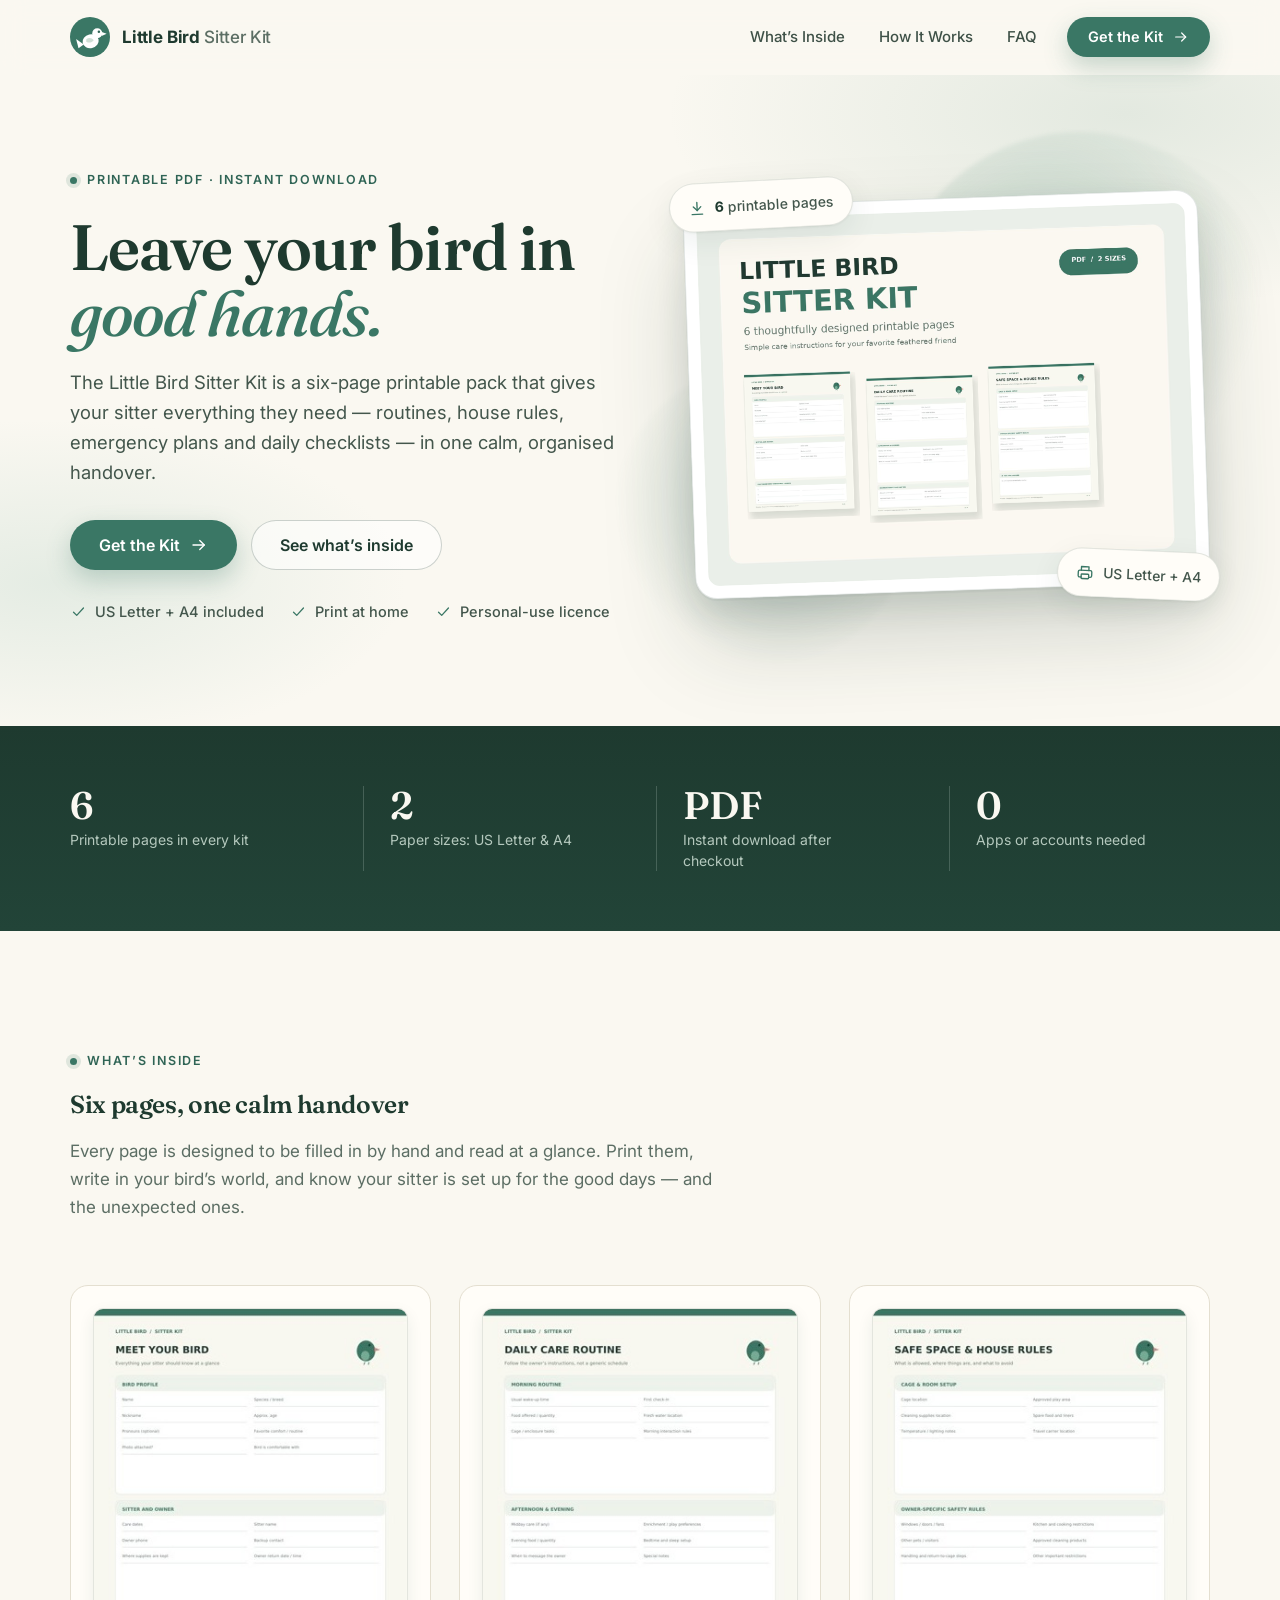
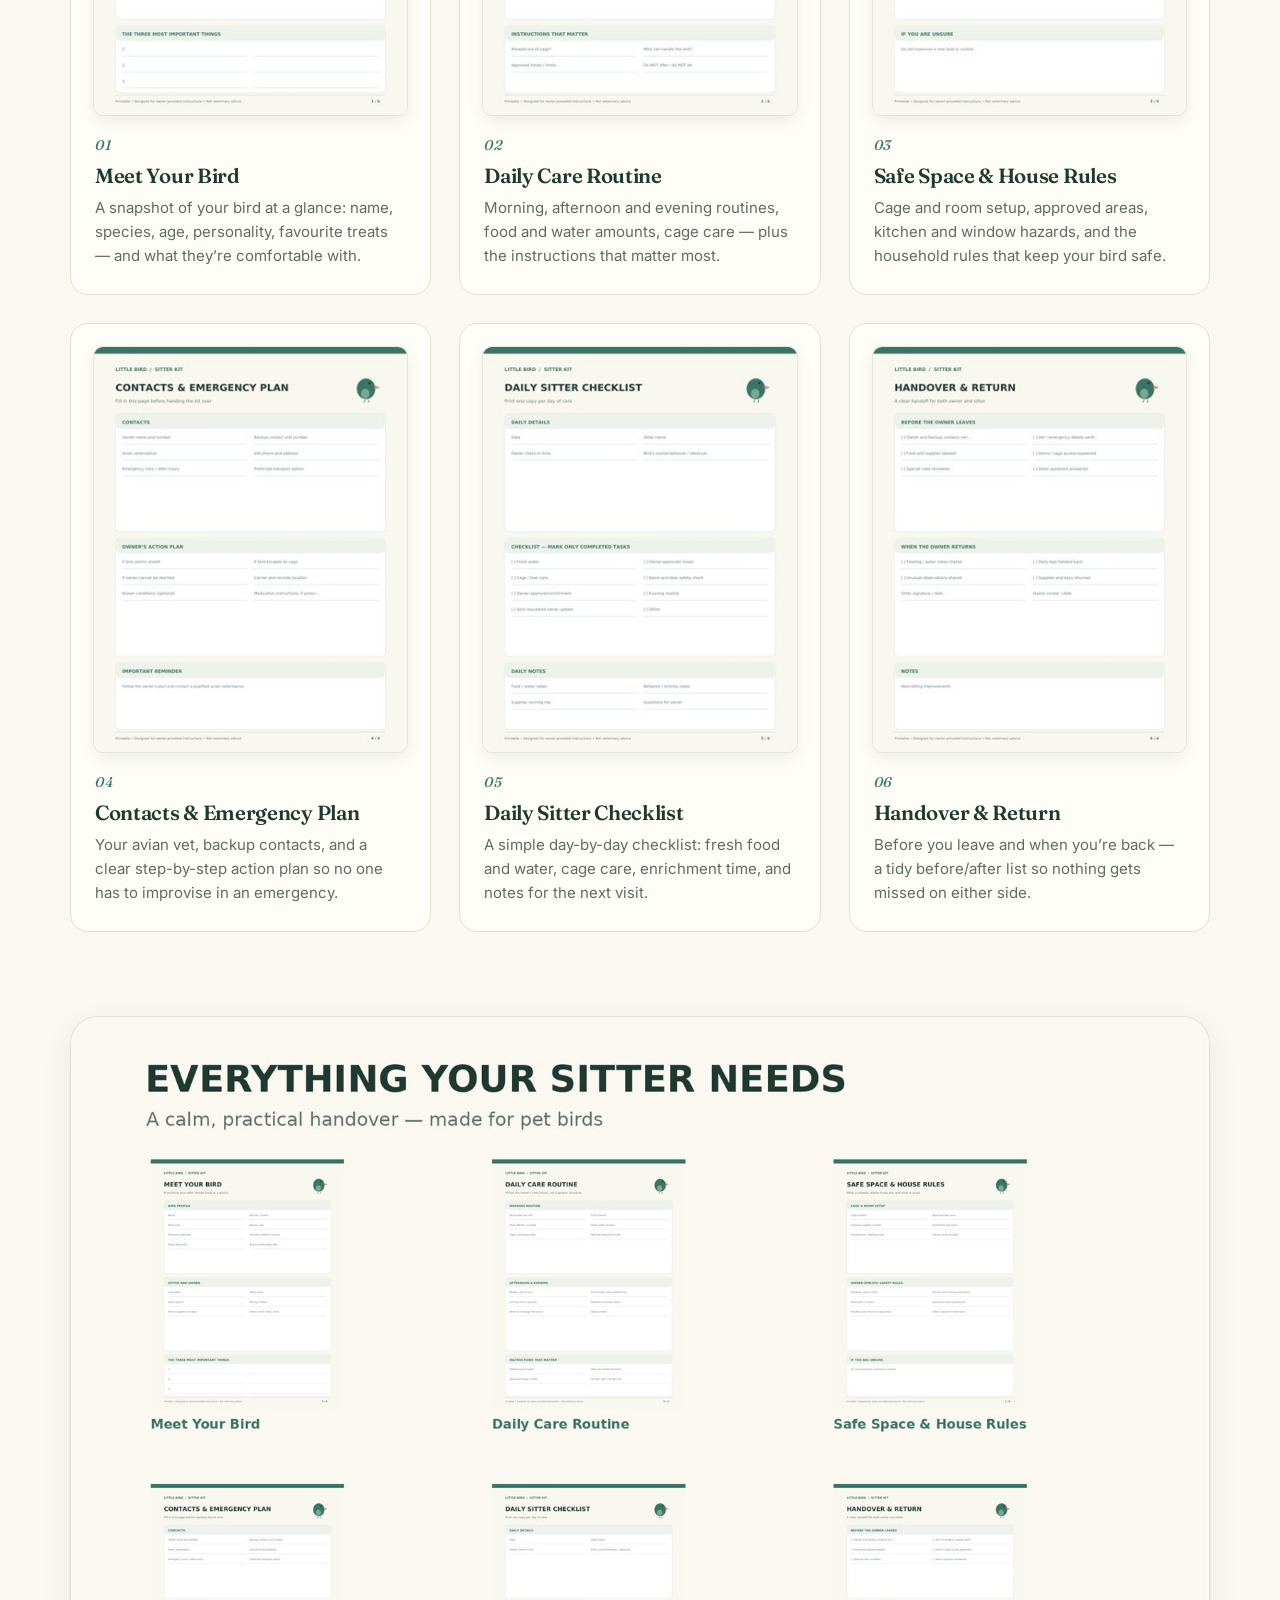
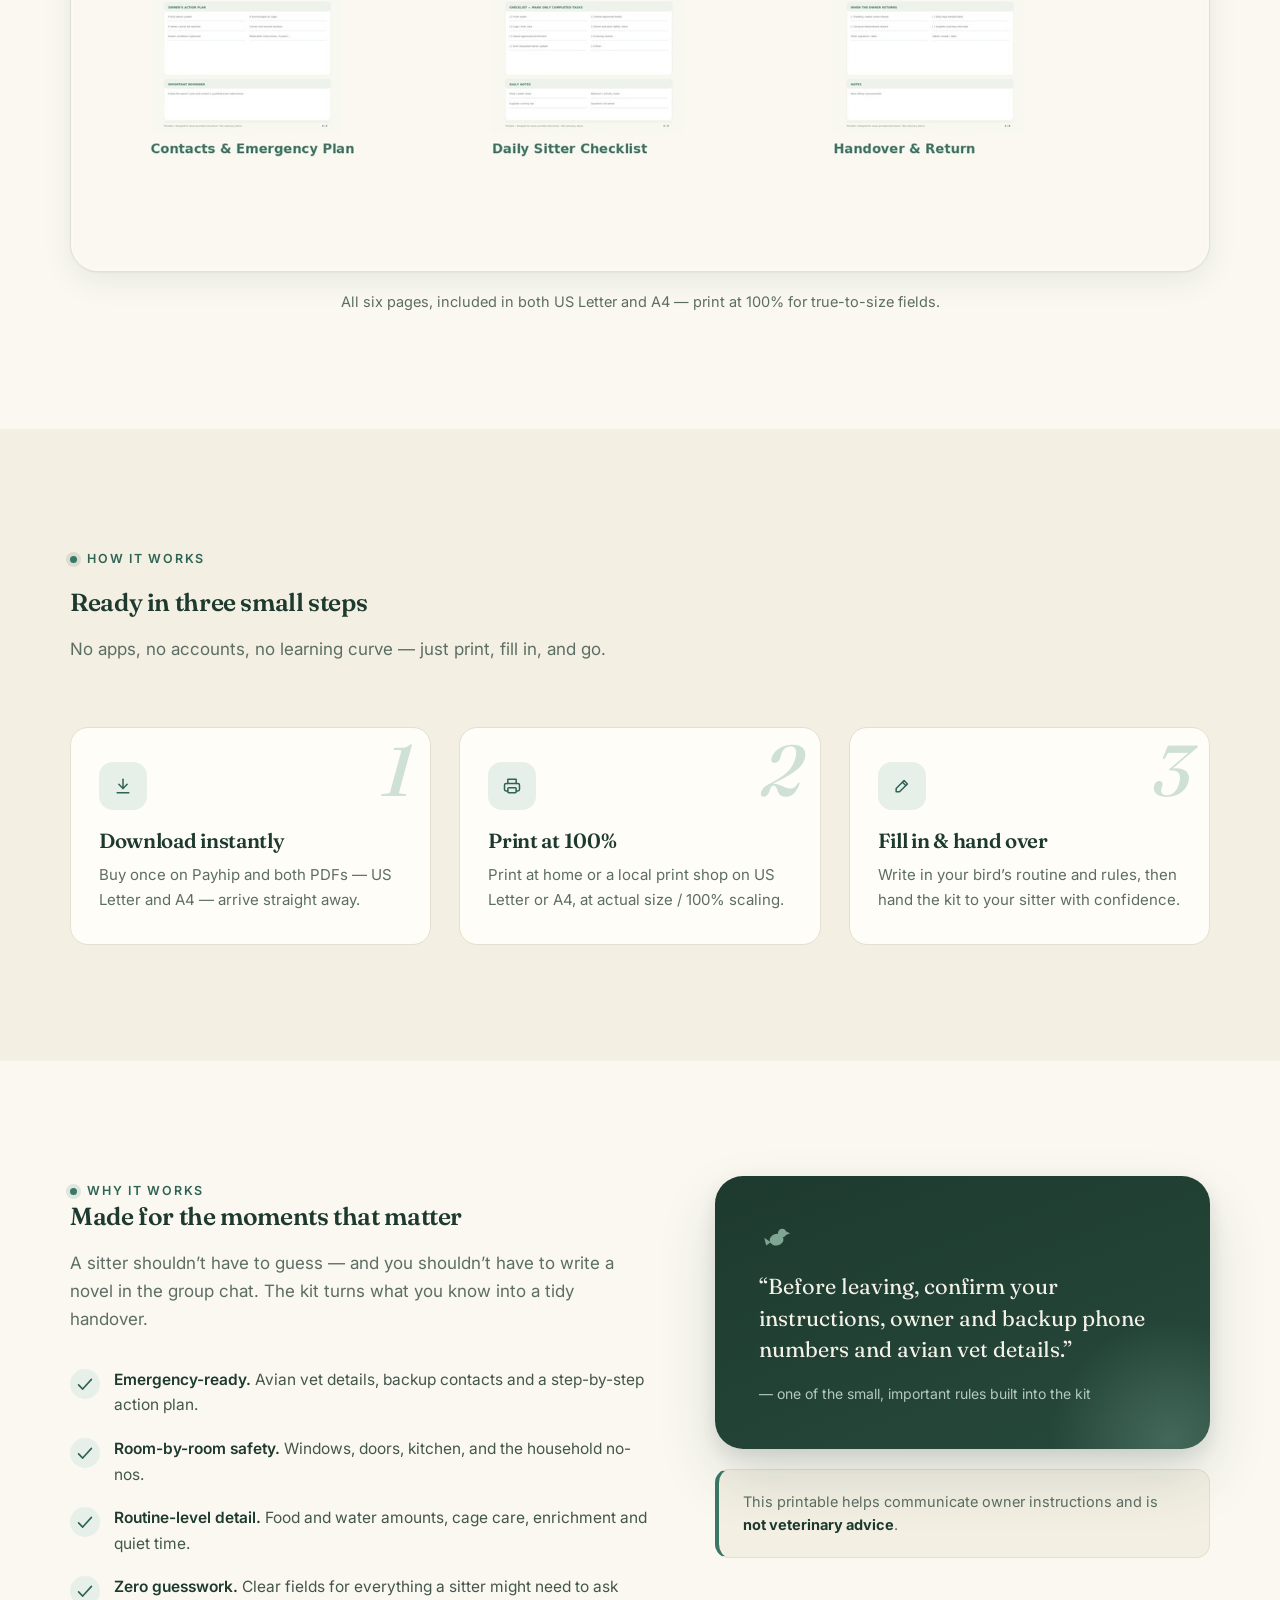
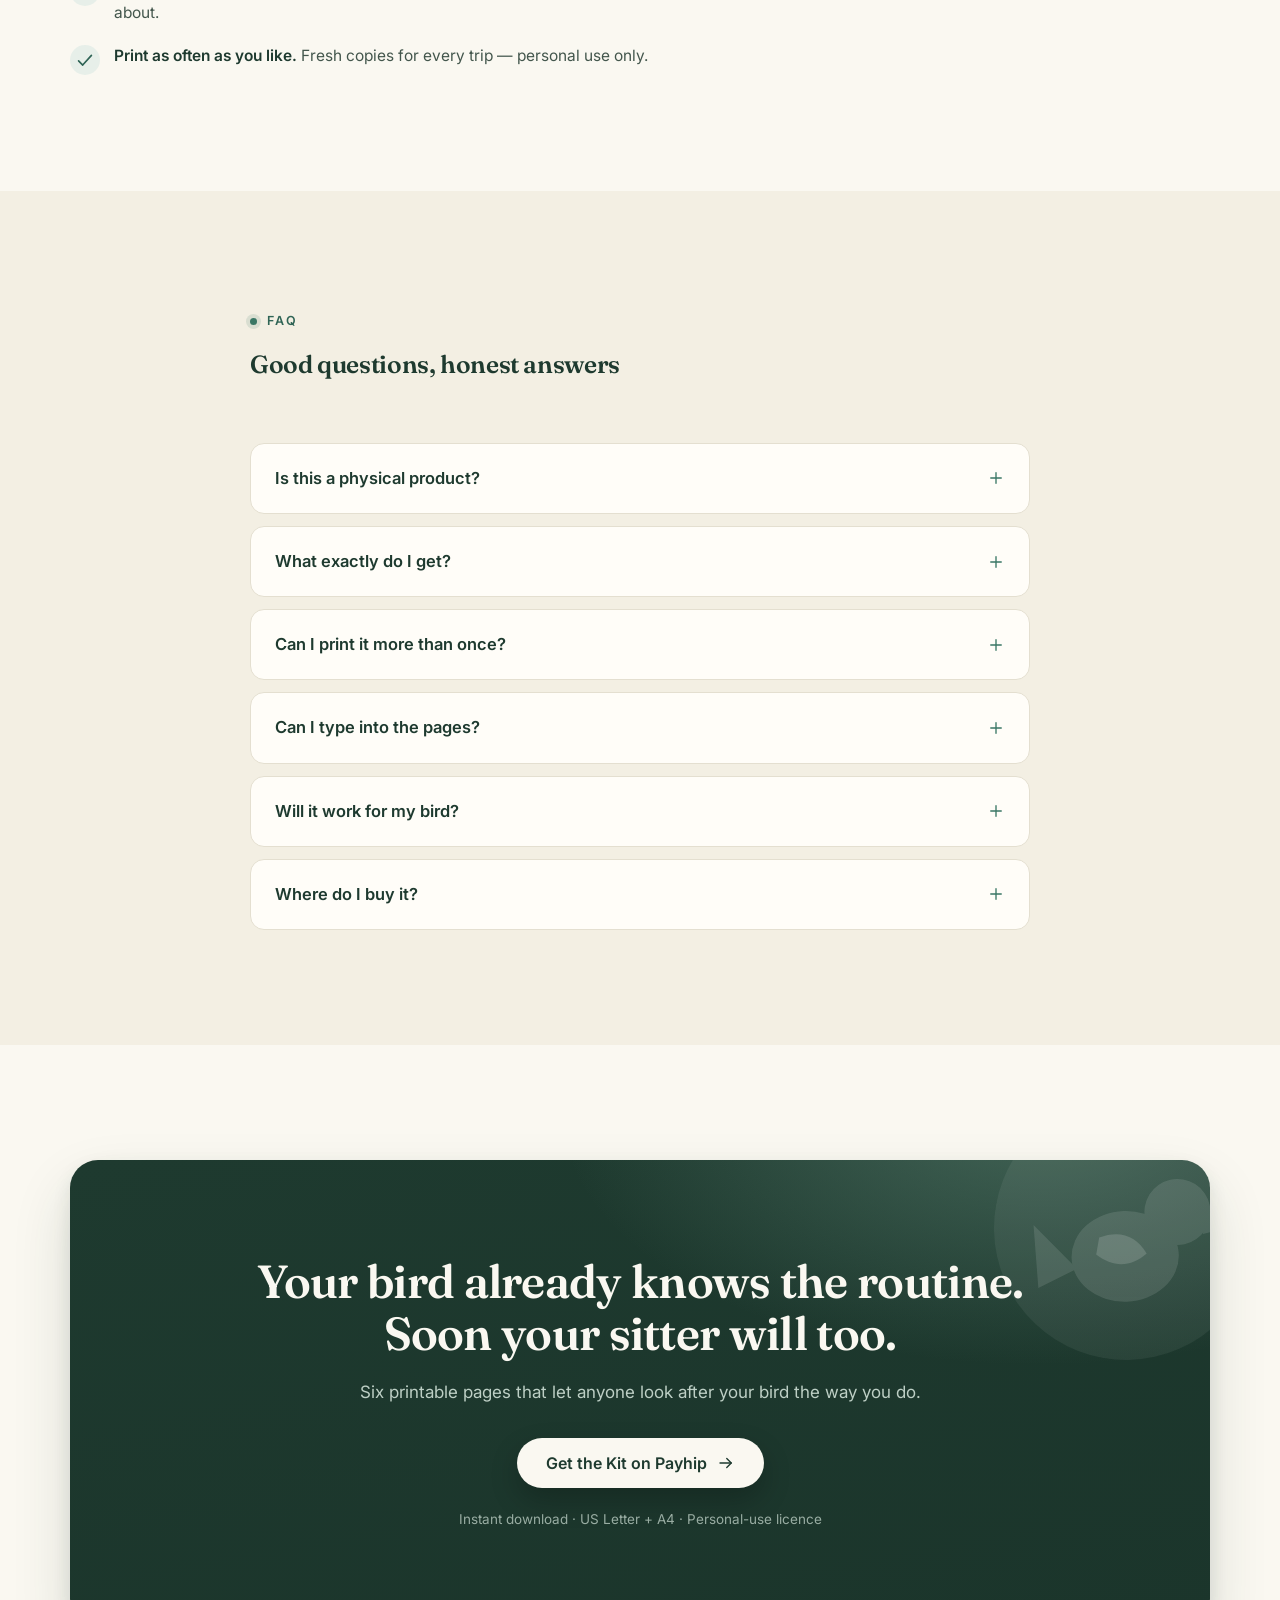
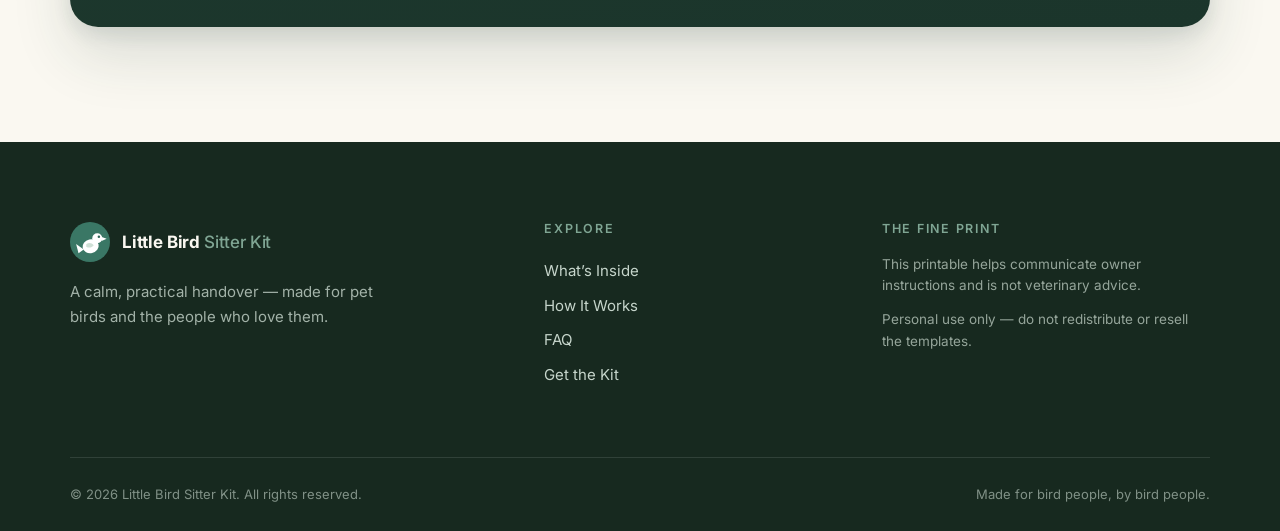
<file: index.html>
<!DOCTYPE html>
<html lang="en">
<head>
  <meta charset="UTF-8">
  <meta name="viewport" content="width=device-width, initial-scale=1">
  <title>Little Bird Sitter Kit — Printable Bird Care Handover (PDF)</title>
  <meta name="description" content="A 6-page printable bird sitter kit: care routines, house rules, emergency contacts and daily checklists. Instant PDF download in US Letter and A4.">
  <meta name="theme-color" content="#FAF8F1">
  <link rel="canonical" href="https://ponkrit12.github.io/little-bird-sitter-kit/">
  <meta property="og:type" content="website">
  <meta property="og:title" content="Little Bird Sitter Kit — Printable Bird Care Handover">
  <meta property="og:description" content="Six printable pages that hand your bird sitter everything they need: routines, safety rules, emergency plans and daily checklists. Instant PDF download in US Letter &amp; A4.">
  <meta property="og:url" content="https://ponkrit12.github.io/little-bird-sitter-kit/">
  <meta property="og:image" content="https://ponkrit12.github.io/little-bird-sitter-kit/assets/img/og-image.jpg">
  <meta name="twitter:card" content="summary_large_image">
  <meta name="twitter:title" content="Little Bird Sitter Kit — Printable Bird Care Handover">
  <meta name="twitter:description" content="Six printable pages for a calm, complete handover when you leave your bird with a sitter. Instant PDF download — US Letter &amp; A4.">
  <meta name="twitter:image" content="https://ponkrit12.github.io/little-bird-sitter-kit/assets/img/og-image.jpg">
  <link rel="icon" type="image/svg+xml" href="assets/img/favicon.svg">
  <link rel="alternate icon" type="image/x-icon" href="favicon.ico">
  <link rel="apple-touch-icon" href="assets/img/apple-touch-icon.png">
  <link rel="preconnect" href="https://fonts.googleapis.com">
  <link rel="preconnect" href="https://fonts.gstatic.com" crossorigin>
  <link href="https://fonts.googleapis.com/css2?family=Fraunces:ital,opsz,wght@0,9..144,400;0,9..144,500;0,9..144,600;1,9..144,400;1,9..144,500&family=Inter:wght@400;500;600;700&display=swap" rel="stylesheet">
  <link rel="stylesheet" href="assets/css/styles.css">
  <script type="application/ld+json">
  {
    "@context": "https://schema.org",
    "@type": "Product",
    "name": "Little Bird Sitter Kit — Printable PDF",
    "description": "A 6-page printable bird sitter kit: meet your bird profile, daily care routine, safe space and house rules, contacts and emergency plan, daily sitter checklist, handover and return. Instant PDF download in US Letter and A4.",
    "image": [
      "https://ponkrit12.github.io/little-bird-sitter-kit/assets/img/kit-cover-preview.jpg",
      "https://ponkrit12.github.io/little-bird-sitter-kit/assets/img/kit-pages-preview.jpg"
    ],
    "brand": { "@type": "Brand", "name": "Little Bird Sitter Kit" },
    "category": "Digital Printable",
    "offers": {
      "@type": "Offer",
      "url": "https://payhip.com/b/yY6VT",
      "availability": "https://schema.org/InStock"
    }
  }
  </script>
</head>
<body id="top">

  <!-- SVG icon sprite -->
  <svg xmlns="http://www.w3.org/2000/svg" style="display:none" aria-hidden="true">
    <symbol id="i-bird" viewBox="0 0 24 24">
      <ellipse cx="12.4" cy="14.6" rx="4.9" ry="4.1" transform="rotate(-12 12.4 14.6)"/>
      <circle cx="16.4" cy="9.8" r="3"/>
      <path d="M19.1 8.9l2.9 1.1-3 1.3z"/>
      <path d="M8.3 16.4 3.7 13.2l1.4 5.5z"/>
    </symbol>
    <symbol id="i-arrow-right" viewBox="0 0 24 24"><path d="M4 12h15"/><path d="m13 6 6 6-6 6"/></symbol>
    <symbol id="i-check" viewBox="0 0 24 24"><path d="m5 13 4.5 4.5L19 7"/></symbol>
    <symbol id="i-download" viewBox="0 0 24 24"><path d="M12 4v11"/><path d="m7 10 5 5 5-5"/><path d="M5 20h14"/></symbol>
    <symbol id="i-printer" viewBox="0 0 24 24"><path d="M7 9V4h10v5"/><path d="M7 18H5a2 2 0 0 1-2-2v-5a2 2 0 0 1 2-2h14a2 2 0 0 1 2 2v5a2 2 0 0 1-2 2h-2"/><rect x="7" y="14" width="10" height="6" rx="1"/></symbol>
    <symbol id="i-pen" viewBox="0 0 24 24"><path d="m14.5 5.5 4 4L9 19H5v-4z"/><path d="m12.5 7.5 4 4"/></symbol>
    <symbol id="i-plus" viewBox="0 0 24 24"><path d="M12 5v14"/><path d="M5 12h14"/></symbol>
    <symbol id="i-menu" viewBox="0 0 24 24"><path d="M4 7h16"/><path d="M4 12h16"/><path d="M4 17h16"/></symbol>
    <symbol id="i-x" viewBox="0 0 24 24"><path d="m6 6 12 12"/><path d="m18 6-12 12"/></symbol>
  </svg>

  <header class="site-header" id="site-header">
    <div class="container header-inner">
      <a class="brand" href="#top" aria-label="Little Bird Sitter Kit — home">
        <svg class="brand-mark" viewBox="0 0 32 32" aria-hidden="true" focusable="false">
          <circle cx="16" cy="16" r="16" fill="#3A7765"/>
          <g fill="#FFFFFF">
            <ellipse cx="16.5" cy="19.4" rx="6.5" ry="5.5" transform="rotate(-12 16.5 19.4)"/>
            <circle cx="21.8" cy="13" r="4"/>
            <path d="M25.4 11.9l3.9 1.5-4 1.7z"/>
            <path d="M11 21.9 4.9 17.6l1.9 7.4z"/>
          </g>
          <path d="M13 17.7c2.2-1.3 4.3-1.1 6 .9-1.6 2-3.7 2.4-6 1.2z" fill="#CFE0D6"/>
          <circle cx="23.1" cy="11.7" r="1" fill="#2F6455"/>
        </svg>
        <span class="brand-text"><strong>Little Bird</strong> <span>Sitter Kit</span></span>
      </a>

      <nav class="site-nav" id="site-nav" aria-label="Main">
        <a href="#inside">What&rsquo;s Inside</a>
        <a href="#how">How It Works</a>
        <a href="#faq">FAQ</a>
        <a class="btn btn-primary btn-sm nav-cta" href="https://payhip.com/b/yY6VT" target="_blank" rel="noopener">
          Get the Kit
          <svg class="i" aria-hidden="true"><use href="#i-arrow-right"/></svg>
        </a>
      </nav>

      <button class="nav-toggle" id="nav-toggle" aria-expanded="false" aria-controls="site-nav" aria-label="Open menu">
        <svg class="i i-open" aria-hidden="true"><use href="#i-menu"/></svg>
        <svg class="i i-close" aria-hidden="true"><use href="#i-x"/></svg>
      </button>
    </div>
  </header>

  <main>

    <!-- ============ HERO ============ -->
    <section class="hero">
      <div class="container hero-grid">
        <div class="hero-copy">
          <p class="eyebrow"><span class="eyebrow-dot" aria-hidden="true"></span>Printable PDF &middot; Instant download</p>
          <h1>Leave your bird in <em>good hands.</em></h1>
          <p class="lead">The Little Bird Sitter Kit is a six-page printable pack that gives your sitter everything they need &mdash; routines, house rules, emergency plans and daily checklists &mdash; in one calm, organised handover.</p>

          <div class="hero-actions">
            <a class="btn btn-primary" href="https://payhip.com/b/yY6VT" target="_blank" rel="noopener">
              Get the Kit
              <svg class="i" aria-hidden="true"><use href="#i-arrow-right"/></svg>
            </a>
            <a class="btn btn-ghost" href="#inside">See what&rsquo;s inside</a>
          </div>

          <ul class="trust-list">
            <li><svg class="i" aria-hidden="true"><use href="#i-check"/></svg>US Letter + A4 included</li>
            <li><svg class="i" aria-hidden="true"><use href="#i-check"/></svg>Print at home</li>
            <li><svg class="i" aria-hidden="true"><use href="#i-check"/></svg>Personal-use licence</li>
          </ul>
        </div>

        <div class="hero-visual reveal">
          <div class="blob blob-a" aria-hidden="true"></div>
          <div class="blob blob-b" aria-hidden="true"></div>
          <figure class="poster">
            <img src="assets/img/kit-cover-preview.jpg" alt="Little Bird Sitter Kit cover preview showing three of the six printable pages" width="1600" height="1200" fetchpriority="high">
          </figure>
          <div class="float-chip chip-pages" aria-hidden="true">
            <svg class="i" aria-hidden="true"><use href="#i-download"/></svg>
            <span><strong>6</strong> printable pages</span>
          </div>
          <div class="float-chip chip-sizes" aria-hidden="true">
            <svg class="i" aria-hidden="true"><use href="#i-printer"/></svg>
            <span>US Letter + A4</span>
          </div>
        </div>
      </div>
    </section>

    <!-- ============ STATS ============ -->
    <section class="stats" aria-label="Kit at a glance">
      <div class="container stats-grid">
        <div class="stat reveal">
          <span class="stat-num">6</span>
          <span class="stat-label">Printable pages in every kit</span>
        </div>
        <div class="stat reveal">
          <span class="stat-num">2</span>
          <span class="stat-label">Paper sizes: US Letter &amp; A4</span>
        </div>
        <div class="stat reveal">
          <span class="stat-num">PDF</span>
          <span class="stat-label">Instant download after checkout</span>
        </div>
        <div class="stat reveal">
          <span class="stat-num">0</span>
          <span class="stat-label">Apps or accounts needed</span>
        </div>
      </div>
    </section>

    <!-- ============ WHAT'S INSIDE ============ -->
    <section class="section" id="inside">
      <div class="container">
        <div class="section-head">
          <p class="eyebrow"><span class="eyebrow-dot" aria-hidden="true"></span>What&rsquo;s inside</p>
          <h2>Six pages, one calm handover</h2>
          <p class="section-sub">Every page is designed to be filled in by hand and read at a glance. Print them, write in your bird&rsquo;s world, and know your sitter is set up for the good days &mdash; and the unexpected ones.</p>
        </div>

        <div class="cards">
          <article class="page-card reveal">
            <div class="page-card-thumb">
              <img src="assets/img/pages/page-01.jpg" alt="Meet Your Bird printable page — bird profile and sitter details" width="340" height="440" loading="lazy">
            </div>
            <div class="page-card-body">
              <span class="page-num">01</span>
              <h3>Meet Your Bird</h3>
              <p>A snapshot of your bird at a glance: name, species, age, personality, favourite treats &mdash; and what they&rsquo;re comfortable with.</p>
            </div>
          </article>

          <article class="page-card reveal">
            <div class="page-card-thumb">
              <img src="assets/img/pages/page-02.jpg" alt="Daily Care Routine printable page — morning, afternoon and evening routines" width="340" height="440" loading="lazy">
            </div>
            <div class="page-card-body">
              <span class="page-num">02</span>
              <h3>Daily Care Routine</h3>
              <p>Morning, afternoon and evening routines, food and water amounts, cage care &mdash; plus the instructions that matter most.</p>
            </div>
          </article>

          <article class="page-card reveal">
            <div class="page-card-thumb">
              <img src="assets/img/pages/page-03.jpg" alt="Safe Space and House Rules printable page — cage setup and household safety" width="340" height="440" loading="lazy">
            </div>
            <div class="page-card-body">
              <span class="page-num">03</span>
              <h3>Safe Space &amp; House Rules</h3>
              <p>Cage and room setup, approved areas, kitchen and window hazards, and the household rules that keep your bird safe.</p>
            </div>
          </article>

          <article class="page-card reveal">
            <div class="page-card-thumb">
              <img src="assets/img/pages/page-04.jpg" alt="Contacts and Emergency Plan printable page — vet details and action plan" width="340" height="440" loading="lazy">
            </div>
            <div class="page-card-body">
              <span class="page-num">04</span>
              <h3>Contacts &amp; Emergency Plan</h3>
              <p>Your avian vet, backup contacts, and a clear step-by-step action plan so no one has to improvise in an emergency.</p>
            </div>
          </article>

          <article class="page-card reveal">
            <div class="page-card-thumb">
              <img src="assets/img/pages/page-05.jpg" alt="Daily Sitter Checklist printable page — fresh food, water and cage care" width="340" height="440" loading="lazy">
            </div>
            <div class="page-card-body">
              <span class="page-num">05</span>
              <h3>Daily Sitter Checklist</h3>
              <p>A simple day-by-day checklist: fresh food and water, cage care, enrichment time, and notes for the next visit.</p>
            </div>
          </article>

          <article class="page-card reveal">
            <div class="page-card-thumb">
              <img src="assets/img/pages/page-06.jpg" alt="Handover and Return printable page — before owner leaves and when owner returns" width="340" height="440" loading="lazy">
            </div>
            <div class="page-card-body">
              <span class="page-num">06</span>
              <h3>Handover &amp; Return</h3>
              <p>Before you leave and when you&rsquo;re back &mdash; a tidy before/after list so nothing gets missed on either side.</p>
            </div>
          </article>
        </div>

        <figure class="preview-figure reveal">
          <img src="assets/img/kit-pages-preview.jpg" alt="All six pages of the Little Bird Sitter Kit: Meet Your Bird, Daily Care Routine, Safe Space and House Rules, Contacts and Emergency Plan, Daily Sitter Checklist, Handover and Return" width="1600" height="1200" loading="lazy">
          <figcaption>All six pages, included in both US Letter and A4 &mdash; print at 100% for true-to-size fields.</figcaption>
        </figure>
      </div>
    </section>

    <!-- ============ HOW IT WORKS ============ -->
    <section class="section section-tint" id="how">
      <div class="container">
        <div class="section-head">
          <p class="eyebrow"><span class="eyebrow-dot" aria-hidden="true"></span>How it works</p>
          <h2>Ready in three small steps</h2>
          <p class="section-sub">No apps, no accounts, no learning curve &mdash; just print, fill in, and go.</p>
        </div>

        <ol class="steps">
          <li class="step reveal">
            <span class="step-icon"><svg class="i" aria-hidden="true"><use href="#i-download"/></svg></span>
            <span class="step-num">1</span>
            <h3>Download instantly</h3>
            <p>Buy once on Payhip and both PDFs &mdash; US Letter and A4 &mdash; arrive straight away.</p>
          </li>
          <li class="step reveal">
            <span class="step-icon"><svg class="i" aria-hidden="true"><use href="#i-printer"/></svg></span>
            <span class="step-num">2</span>
            <h3>Print at 100%</h3>
            <p>Print at home or a local print shop on US Letter or A4, at actual size / 100% scaling.</p>
          </li>
          <li class="step reveal">
            <span class="step-icon"><svg class="i" aria-hidden="true"><use href="#i-pen"/></svg></span>
            <span class="step-num">3</span>
            <h3>Fill in &amp; hand over</h3>
            <p>Write in your bird&rsquo;s routine and rules, then hand the kit to your sitter with confidence.</p>
          </li>
        </ol>
      </div>
    </section>

    <!-- ============ WHY IT WORKS ============ -->
    <section class="section" id="why">
      <div class="container split">
        <div class="split-copy">
          <p class="eyebrow"><span class="eyebrow-dot" aria-hidden="true"></span>Why it works</p>
          <h2>Made for the moments that matter</h2>
          <p class="section-sub">A sitter shouldn&rsquo;t have to guess &mdash; and you shouldn&rsquo;t have to write a novel in the group chat. The kit turns what you know into a tidy handover.</p>

          <ul class="feature-list">
            <li>
              <svg class="i" aria-hidden="true"><use href="#i-check"/></svg>
              <div><strong>Emergency-ready.</strong> Avian vet details, backup contacts and a step-by-step action plan.</div>
            </li>
            <li>
              <svg class="i" aria-hidden="true"><use href="#i-check"/></svg>
              <div><strong>Room-by-room safety.</strong> Windows, doors, kitchen, and the household no-nos.</div>
            </li>
            <li>
              <svg class="i" aria-hidden="true"><use href="#i-check"/></svg>
              <div><strong>Routine-level detail.</strong> Food and water amounts, cage care, enrichment and quiet time.</div>
            </li>
            <li>
              <svg class="i" aria-hidden="true"><use href="#i-check"/></svg>
              <div><strong>Zero guesswork.</strong> Clear fields for everything a sitter might need to ask about.</div>
            </li>
            <li>
              <svg class="i" aria-hidden="true"><use href="#i-check"/></svg>
              <div><strong>Print as often as you like.</strong> Fresh copies for every trip &mdash; personal use only.</div>
            </li>
          </ul>
        </div>

        <div class="split-aside">
          <blockquote class="quote-card reveal">
            <svg class="quote-mark" aria-hidden="true"><use href="#i-bird"/></svg>
            <p>&ldquo;Before leaving, confirm your instructions, owner and backup phone numbers and avian vet details.&rdquo;</p>
            <cite>&mdash; one of the small, important rules built into the kit</cite>
          </blockquote>
          <div class="note-card reveal">
            <p>This printable helps communicate owner instructions and is <strong>not veterinary advice</strong>.</p>
          </div>
        </div>
      </div>
    </section>

    <!-- ============ FAQ ============ -->
    <section class="section section-tint" id="faq">
      <div class="container container-narrow">
        <div class="section-head">
          <p class="eyebrow"><span class="eyebrow-dot" aria-hidden="true"></span>FAQ</p>
          <h2>Good questions, honest answers</h2>
        </div>

        <div class="faq">
          <details class="faq-item reveal">
            <summary>Is this a physical product?<svg class="i" aria-hidden="true"><use href="#i-plus"/></svg></summary>
            <div class="faq-body"><p>No &mdash; the Little Bird Sitter Kit is a digital download. You&rsquo;ll receive PDF files to print yourself, and nothing is shipped.</p></div>
          </details>
          <details class="faq-item reveal">
            <summary>What exactly do I get?<svg class="i" aria-hidden="true"><use href="#i-plus"/></svg></summary>
            <div class="faq-body"><p>Two PDFs: the same six pages in a US Letter version and an A4 version, so you can print whichever paper size you have.</p></div>
          </details>
          <details class="faq-item reveal">
            <summary>Can I print it more than once?<svg class="i" aria-hidden="true"><use href="#i-plus"/></svg></summary>
            <div class="faq-body"><p>Yes &mdash; print as many copies as you need for your own bird&rsquo;s care. The kit is for personal use only and can&rsquo;t be redistributed or resold.</p></div>
          </details>
          <details class="faq-item reveal">
            <summary>Can I type into the pages?<svg class="i" aria-hidden="true"><use href="#i-plus"/></svg></summary>
            <div class="faq-body"><p>The pages are intentionally blank so you can fill them out by hand &mdash; a paper handover that can&rsquo;t run out of battery or get lost in an inbox.</p></div>
          </details>
          <details class="faq-item reveal">
            <summary>Will it work for my bird?<svg class="i" aria-hidden="true"><use href="#i-plus"/></svg></summary>
            <div class="faq-body"><p>The kit is written for companion birds. Species and routine are open fields, so it works for budgies, cockatiels, lovebirds, parrots and more.</p></div>
          </details>
          <details class="faq-item reveal">
            <summary>Where do I buy it?<svg class="i" aria-hidden="true"><use href="#i-plus"/></svg></summary>
            <div class="faq-body"><p>The kit is sold through Payhip. Use the <a href="https://payhip.com/b/yY6VT" target="_blank" rel="noopener">Get the Kit</a> button and your download starts right after checkout.</p></div>
          </details>
        </div>
      </div>
    </section>

    <!-- ============ FINAL CTA ============ -->
    <section class="section cta-section">
      <div class="container">
        <div class="cta-panel reveal">
          <svg class="cta-bird" viewBox="0 0 32 32" aria-hidden="true">
            <circle cx="16" cy="16" r="16" fill="#FFFFFF" opacity=".06"/>
            <g fill="#FFFFFF" opacity=".11">
              <ellipse cx="16.5" cy="19.4" rx="6.5" ry="5.5" transform="rotate(-12 16.5 19.4)"/>
              <circle cx="21.8" cy="13" r="4"/>
              <path d="M25.4 11.9l3.9 1.5-4 1.7z"/>
              <path d="M11 21.9 4.9 17.6l1.9 7.4z"/>
            </g>
            <path d="M13 17.7c2.2-1.3 4.3-1.1 6 .9-1.6 2-3.7 2.4-6 1.2z" fill="#FFFFFF" opacity=".15"/>
          </svg>
          <h2>Your bird already knows the routine.<br>Soon your sitter will too.</h2>
          <p>Six printable pages that let anyone look after your bird the way you do.</p>
          <a class="btn btn-light" href="https://payhip.com/b/yY6VT" target="_blank" rel="noopener">
            Get the Kit on Payhip
            <svg class="i" aria-hidden="true"><use href="#i-arrow-right"/></svg>
          </a>
          <p class="cta-note">Instant download &middot; US Letter + A4 &middot; Personal-use licence</p>
        </div>
      </div>
    </section>

  </main>

  <footer class="site-footer">
    <div class="container footer-grid">
      <div class="footer-brand">
        <a class="brand" href="#top" aria-label="Back to top">
          <svg class="brand-mark" viewBox="0 0 32 32" aria-hidden="true" focusable="false">
            <circle cx="16" cy="16" r="16" fill="#3A7765"/>
            <g fill="#FFFFFF">
              <ellipse cx="16.5" cy="19.4" rx="6.5" ry="5.5" transform="rotate(-12 16.5 19.4)"/>
              <circle cx="21.8" cy="13" r="4"/>
              <path d="M25.4 11.9l3.9 1.5-4 1.7z"/>
              <path d="M11 21.9 4.9 17.6l1.9 7.4z"/>
            </g>
            <path d="M13 17.7c2.2-1.3 4.3-1.1 6 .9-1.6 2-3.7 2.4-6 1.2z" fill="#CFE0D6"/>
            <circle cx="23.1" cy="11.7" r="1" fill="#2F6455"/>
          </svg>
          <span class="brand-text"><strong>Little Bird</strong> <span>Sitter Kit</span></span>
        </a>
        <p>A calm, practical handover &mdash; made for pet birds and the people who love them.</p>
      </div>

      <nav class="footer-links" aria-label="Footer">
        <h3>Explore</h3>
        <a href="#inside">What&rsquo;s Inside</a>
        <a href="#how">How It Works</a>
        <a href="#faq">FAQ</a>
        <a href="https://payhip.com/b/yY6VT" target="_blank" rel="noopener">Get the Kit</a>
      </nav>

      <div class="footer-fine">
        <h3>The fine print</h3>
        <p>This printable helps communicate owner instructions and is not veterinary advice.</p>
        <p>Personal use only &mdash; do not redistribute or resell the templates.</p>
      </div>
    </div>
    <div class="container footer-bottom">
      <p>&copy; <span id="year">2026</span> Little Bird Sitter Kit. All rights reserved.</p>
      <p>Made for bird people, by bird people.</p>
    </div>
  </footer>

  <script src="assets/js/main.js" defer></script>
</body>
</html>
</file>
<file: assets/css/styles.css>
/* ==========================================================================
   Little Bird Sitter Kit — landing page styles
   Palette drawn from the product itself: pine green, sage, warm cream.
   ========================================================================== */

:root {
  --cream: #FAF8F1;
  --cream-deep: #F3EFE3;
  --cream-card: #FFFDF8;
  --paper: #FFFFFF;
  --pine: #1E3A2F;
  --pine-deep: #17291F;
  --forest: #2A5745;
  --brand: #3A7765;
  --brand-dark: #2F6455;
  --sage: #7FA593;
  --sage-100: #E7EFE9;
  --sage-200: #CFE0D6;
  --ink: #22322B;
  --body: #43564C;
  --muted: #5C6E64;
  --line: #E4DFD0;
  --line-soft: rgba(30, 58, 47, 0.12);

  --radius: 18px;
  --radius-sm: 12px;
  --radius-lg: 28px;

  --shadow-soft: 0 1px 2px rgba(30, 58, 47, 0.05), 0 10px 30px rgba(30, 58, 47, 0.08);
  --shadow-lift: 0 8px 18px rgba(30, 58, 47, 0.10), 0 28px 60px rgba(30, 58, 47, 0.14);
  --shadow-poster: 0 2px 0 rgba(30, 58, 47, 0.04), 0 14px 30px rgba(30, 58, 47, 0.12), 0 44px 90px rgba(30, 58, 47, 0.18);

  --font-display: "Fraunces", Georgia, "Times New Roman", serif;
  --font-body: "Inter", -apple-system, BlinkMacSystemFont, "Segoe UI", Roboto, sans-serif;

  --section-pad: clamp(72px, 9vw, 118px);
  --container: 1140px;
}

/* ---------- base ---------- */

*, *::before, *::after { box-sizing: border-box; }

html {
  scroll-behavior: smooth;
  -webkit-text-size-adjust: 100%;
}

body {
  margin: 0;
  font-family: var(--font-body);
  font-size: 16.5px;
  line-height: 1.65;
  color: var(--body);
  background: var(--cream);
  -webkit-font-smoothing: antialiased;
  text-rendering: optimizeLegibility;
}

img { max-width: 100%; height: auto; display: block; }

h1, h2, h3 {
  font-family: var(--font-display);
  color: var(--pine);
  line-height: 1.12;
  margin: 0;
  font-weight: 600;
  letter-spacing: -0.015em;
}

p { margin: 0; }

a { color: var(--brand-dark); }

::selection { background: var(--sage-200); color: var(--pine); }

:focus-visible {
  outline: 2px solid var(--brand);
  outline-offset: 3px;
  border-radius: 4px;
}

/* inline icons */
.i {
  width: 20px;
  height: 20px;
  fill: none;
  stroke: currentColor;
  stroke-width: 1.8;
  stroke-linecap: round;
  stroke-linejoin: round;
  flex-shrink: 0;
}

/* ---------- layout helpers ---------- */

.container {
  width: min(var(--container), calc(100% - 48px));
  margin-inline: auto;
}

.container-narrow { max-width: 780px; }

.section { padding-block: var(--section-pad); }

.section-tint { background: var(--cream-deep); }

section[id] { scroll-margin-top: 96px; }

.section-head {
  max-width: 660px;
  margin-bottom: clamp(40px, 5vw, 64px);
}

.section-head h2 { margin-top: 18px; }

.section-sub {
  margin-top: 18px;
  font-size: 17px;
  color: var(--muted);
  max-width: 60ch;
}

.eyebrow {
  display: inline-flex;
  align-items: center;
  gap: 10px;
  font-size: 12.5px;
  font-weight: 600;
  letter-spacing: 0.14em;
  text-transform: uppercase;
  color: var(--brand-dark);
}

.eyebrow-dot {
  width: 7px;
  height: 7px;
  border-radius: 50%;
  background: var(--brand);
  box-shadow: 0 0 0 4px rgba(58, 119, 101, 0.14);
}

/* ---------- buttons ---------- */

.btn {
  display: inline-flex;
  align-items: center;
  justify-content: center;
  gap: 10px;
  padding: 15px 28px;
  border-radius: 999px;
  border: 1px solid transparent;
  font-family: var(--font-body);
  font-size: 16px;
  font-weight: 600;
  line-height: 1;
  text-decoration: none;
  cursor: pointer;
  transition: transform 0.22s ease, background-color 0.22s ease, box-shadow 0.22s ease, border-color 0.22s ease, color 0.22s ease;
  white-space: nowrap;
}

.btn .i { width: 18px; height: 18px; transition: transform 0.22s ease; }

.btn:hover .i { transform: translateX(3px); }

.btn-primary {
  background: var(--brand);
  color: #fff;
  box-shadow: 0 10px 24px rgba(58, 119, 101, 0.28);
}

.btn-primary:hover {
  background: var(--brand-dark);
  transform: translateY(-2px);
  box-shadow: 0 14px 30px rgba(58, 119, 101, 0.34);
}

.btn-ghost {
  color: var(--pine);
  border-color: rgba(30, 58, 47, 0.22);
  background: rgba(255, 255, 255, 0.55);
}

.btn-ghost:hover {
  border-color: var(--pine);
  background: #fff;
  transform: translateY(-2px);
}

.btn-light {
  background: var(--cream);
  color: var(--pine);
  box-shadow: 0 12px 28px rgba(0, 0, 0, 0.22);
}

.btn-light:hover {
  background: #fff;
  transform: translateY(-2px);
  box-shadow: 0 16px 36px rgba(0, 0, 0, 0.28);
}

.btn-sm { padding: 11px 20px; font-size: 14.5px; }
.btn-sm .i { width: 16px; height: 16px; }

/* ---------- header ---------- */

.site-header {
  position: sticky;
  top: 0;
  z-index: 60;
  background: rgba(250, 248, 241, 0.82);
  backdrop-filter: blur(12px);
  -webkit-backdrop-filter: blur(12px);
  border-bottom: 1px solid transparent;
  transition: border-color 0.3s ease, box-shadow 0.3s ease, background-color 0.3s ease;
}

.site-header.is-scrolled {
  background: rgba(250, 248, 241, 0.94);
  border-bottom-color: var(--line-soft);
  box-shadow: 0 6px 24px rgba(30, 58, 47, 0.06);
}

.header-inner {
  display: flex;
  align-items: center;
  justify-content: space-between;
  gap: 24px;
  height: 74px;
}

.brand {
  display: inline-flex;
  align-items: center;
  gap: 12px;
  text-decoration: none;
}

.brand-mark { width: 40px; height: 40px; flex-shrink: 0; }

.brand-text {
  font-size: 17px;
  font-weight: 700;
  color: var(--pine);
  letter-spacing: -0.01em;
  white-space: nowrap;
}

.brand-text span { font-weight: 500; color: var(--muted); }

.site-nav {
  display: flex;
  align-items: center;
  gap: 6px;
}

.site-nav > a:not(.btn) {
  padding: 10px 14px;
  border-radius: 999px;
  font-size: 15px;
  font-weight: 500;
  color: #3E5147;
  text-decoration: none;
  transition: background-color 0.2s ease, color 0.2s ease;
}

.site-nav > a:not(.btn):hover {
  background: rgba(30, 58, 47, 0.06);
  color: var(--pine);
}

.nav-cta { margin-left: 10px; }

.nav-toggle {
  display: none;
  align-items: center;
  justify-content: center;
  width: 44px;
  height: 44px;
  border-radius: 12px;
  border: 1px solid var(--line);
  background: var(--cream-card);
  color: var(--pine);
  cursor: pointer;
}

.nav-toggle .i { width: 22px; height: 22px; }
.nav-toggle .i-close { display: none; }

.nav-toggle[aria-expanded="true"] .i-open { display: none; }
.nav-toggle[aria-expanded="true"] .i-close { display: block; }

/* ---------- hero ---------- */

.hero {
  position: relative;
  padding-top: clamp(48px, 7vw, 92px);
  padding-bottom: clamp(64px, 8vw, 110px);
  background:
    radial-gradient(58% 48% at 88% 6%, rgba(122, 165, 147, 0.18), transparent 62%),
    radial-gradient(42% 38% at 4% 78%, rgba(207, 224, 214, 0.5), transparent 66%);
  overflow: hidden;
}

.hero-grid {
  display: grid;
  grid-template-columns: 1.02fr 0.98fr;
  align-items: center;
  gap: clamp(40px, 5vw, 72px);
}

.hero h1 {
  margin-top: 22px;
  font-size: clamp(2.55rem, 5.2vw, 4rem);
  line-height: 1.03;
}

.hero h1 em {
  font-style: italic;
  font-weight: 500;
  color: var(--brand);
}

.hero .lead {
  margin-top: 22px;
  font-size: 18.5px;
  line-height: 1.62;
  color: var(--body);
  max-width: 52ch;
}

.hero-actions {
  display: flex;
  flex-wrap: wrap;
  gap: 14px;
  margin-top: 32px;
}

.trust-list {
  display: flex;
  flex-wrap: wrap;
  gap: 12px 26px;
  margin: 30px 0 0;
  padding: 0;
  list-style: none;
}

.trust-list li {
  display: inline-flex;
  align-items: center;
  gap: 8px;
  font-size: 14.5px;
  font-weight: 500;
  color: var(--body);
}

.trust-list .i { width: 17px; height: 17px; color: var(--brand); }

/* hero visual */

.hero-visual {
  position: relative;
  padding: 26px 6px;
}

.blob {
  position: absolute;
  border-radius: 50%;
  filter: blur(2px);
  z-index: 0;
  pointer-events: none;
}

.blob-a {
  width: 380px;
  height: 380px;
  top: -40px;
  right: -60px;
  background: radial-gradient(circle at 40% 40%, rgba(122, 165, 147, 0.38), rgba(122, 165, 147, 0) 68%);
}

.blob-b {
  width: 300px;
  height: 300px;
  bottom: -50px;
  left: -70px;
  background: radial-gradient(circle at 55% 45%, rgba(58, 119, 101, 0.26), rgba(58, 119, 101, 0) 70%);
}

.poster {
  position: relative;
  z-index: 1;
  margin: 0;
  padding: 12px;
  background: var(--paper);
  border: 1px solid var(--line-soft);
  border-radius: 22px;
  box-shadow: var(--shadow-poster);
  transform: rotate(-2deg);
  transition: transform 0.5s cubic-bezier(0.16, 1, 0.3, 1);
}

.poster:hover { transform: rotate(-1deg) translateY(-4px); }

.poster img {
  border-radius: 12px;
  width: 100%;
}

.float-chip {
  position: absolute;
  z-index: 2;
  display: inline-flex;
  align-items: center;
  gap: 9px;
  padding: 12px 18px;
  background: var(--cream-card);
  border: 1px solid var(--line-soft);
  border-radius: 999px;
  box-shadow: var(--shadow-soft);
  font-size: 14px;
  font-weight: 500;
  color: var(--body);
  white-space: nowrap;
}

.float-chip .i { width: 18px; height: 18px; color: var(--brand); }
.float-chip strong { color: var(--pine); font-weight: 700; }

.chip-pages {
  top: 2%;
  left: -14px;
  transform: rotate(-3deg);
  animation: floaty 6s ease-in-out infinite;
}

.chip-sizes {
  bottom: 4%;
  right: -10px;
  transform: rotate(2.5deg);
  animation: floaty 7s ease-in-out 1.2s infinite;
}

@keyframes floaty {
  0%, 100% { translate: 0 0; }
  50% { translate: 0 -7px; }
}

/* ---------- stats band ---------- */

.stats {
  background: linear-gradient(180deg, var(--pine) 0%, #224438 100%);
  padding-block: clamp(44px, 5vw, 60px);
  color: var(--sage-200);
}

.stats-grid {
  display: grid;
  grid-template-columns: repeat(4, 1fr);
  gap: 32px;
}

.stat {
  display: flex;
  flex-direction: column;
  gap: 6px;
  padding-left: 26px;
  border-left: 1px solid rgba(207, 224, 214, 0.22);
}

.stat:first-child { border-left: 0; padding-left: 0; }

.stat-num {
  font-family: var(--font-display);
  font-size: clamp(2rem, 3vw, 2.6rem);
  font-weight: 600;
  color: var(--cream);
  line-height: 1;
}

.stat-label {
  font-size: 14px;
  line-height: 1.45;
  color: rgba(207, 224, 214, 0.85);
  max-width: 22ch;
}

/* ---------- page cards ---------- */

.cards {
  display: grid;
  grid-template-columns: repeat(3, 1fr);
  gap: 28px;
}

.page-card {
  display: flex;
  flex-direction: column;
  background: var(--cream-card);
  border: 1px solid var(--line);
  border-radius: var(--radius);
  overflow: hidden;
  transition: transform 0.3s cubic-bezier(0.16, 1, 0.3, 1), box-shadow 0.3s ease, border-color 0.3s ease;
}

.page-card:hover {
  transform: translateY(-6px);
  box-shadow: var(--shadow-lift);
  border-color: rgba(58, 119, 101, 0.35);
}

.page-card-thumb {
  padding: 22px 22px 0;
}

.page-card-thumb img {
  width: 100%;
  border-radius: 10px;
  border: 1px solid var(--line-soft);
  box-shadow: 0 6px 16px rgba(30, 58, 47, 0.08);
  transition: transform 0.4s cubic-bezier(0.16, 1, 0.3, 1);
}

.page-card:hover .page-card-thumb img { transform: scale(1.02); }

.page-card-body {
  padding: 18px 24px 26px;
  display: flex;
  flex-direction: column;
  gap: 8px;
}

.page-num {
  font-family: var(--font-display);
  font-style: italic;
  font-size: 14px;
  font-weight: 500;
  color: var(--brand);
  letter-spacing: 0.06em;
}

.page-card h3 { font-size: 20.5px; }

.page-card p {
  font-size: 15px;
  color: var(--muted);
  line-height: 1.6;
}

/* ---------- big preview figure ---------- */

.preview-figure {
  margin: clamp(56px, 7vw, 84px) 0 0;
}

.preview-figure img {
  width: 100%;
  border-radius: var(--radius-lg);
  border: 1px solid var(--line-soft);
  box-shadow: var(--shadow-soft);
}

.preview-figure figcaption {
  margin-top: 18px;
  text-align: center;
  font-size: 14.5px;
  color: var(--muted);
}

/* ---------- steps ---------- */

.steps {
  list-style: none;
  margin: 0;
  padding: 0;
  display: grid;
  grid-template-columns: repeat(3, 1fr);
  gap: 28px;
  counter-reset: step;
}

.step {
  position: relative;
  background: var(--cream-card);
  border: 1px solid var(--line);
  border-radius: var(--radius);
  padding: 34px 28px 32px;
  overflow: hidden;
  transition: transform 0.3s cubic-bezier(0.16, 1, 0.3, 1), box-shadow 0.3s ease;
}

.step:hover { transform: translateY(-5px); box-shadow: var(--shadow-soft); }

.step-num {
  position: absolute;
  top: 6px;
  right: 18px;
  font-family: var(--font-display);
  font-style: italic;
  font-size: 72px;
  font-weight: 500;
  line-height: 1;
  color: var(--sage-200);
  user-select: none;
}

.step-icon {
  display: inline-flex;
  align-items: center;
  justify-content: center;
  width: 48px;
  height: 48px;
  border-radius: 14px;
  background: var(--sage-100);
  color: var(--brand-dark);
  margin-bottom: 20px;
}

.step h3 { font-size: 20.5px; margin-bottom: 10px; }

.step p { font-size: 15px; color: var(--muted); }

/* ---------- split (why it works) ---------- */

.split {
  display: grid;
  grid-template-columns: 1.08fr 0.92fr;
  gap: clamp(40px, 5vw, 72px);
  align-items: start;
}

.split-copy .section-sub { margin-bottom: 34px; }

.feature-list {
  list-style: none;
  margin: 0;
  padding: 0;
  display: flex;
  flex-direction: column;
  gap: 18px;
}

.feature-list li {
  display: flex;
  gap: 14px;
  align-items: flex-start;
  font-size: 15.5px;
  color: var(--body);
}

.feature-list .i {
  width: 22px;
  height: 22px;
  padding: 4px;
  border-radius: 50%;
  box-sizing: content-box;
  background: var(--sage-100);
  color: var(--brand-dark);
  margin-top: 2px;
}

.feature-list strong { color: var(--pine); font-weight: 600; }

.split-aside {
  display: flex;
  flex-direction: column;
  gap: 20px;
}

.quote-card {
  position: relative;
  margin: 0;
  background: linear-gradient(160deg, var(--pine) 0%, #26493B 100%);
  color: var(--cream);
  border-radius: var(--radius-lg);
  padding: clamp(30px, 3.4vw, 44px);
  box-shadow: var(--shadow-lift);
  overflow: hidden;
}

.quote-card::after {
  content: "";
  position: absolute;
  width: 240px;
  height: 240px;
  right: -80px;
  bottom: -110px;
  border-radius: 50%;
  background: radial-gradient(circle, rgba(122, 165, 147, 0.35), transparent 70%);
}

.quote-mark {
  width: 34px;
  height: 34px;
  fill: var(--sage);
  stroke: none;
  display: block;
  margin-bottom: 18px;
}

.quote-card p {
  font-family: var(--font-display);
  font-size: clamp(1.2rem, 1.7vw, 1.45rem);
  font-weight: 400;
  line-height: 1.45;
  color: #F4F1E8;
}

.quote-card cite {
  display: block;
  margin-top: 16px;
  font-style: normal;
  font-size: 14px;
  color: rgba(207, 224, 214, 0.85);
}

.note-card {
  background: var(--cream-deep);
  border: 1px solid var(--line);
  border-left: 4px solid var(--brand);
  border-radius: 14px;
  padding: 20px 24px;
  font-size: 14.5px;
  color: var(--muted);
}

.note-card strong { color: var(--pine); }

/* ---------- FAQ ---------- */

.faq { display: flex; flex-direction: column; gap: 12px; }

.faq-item {
  background: var(--cream-card);
  border: 1px solid var(--line);
  border-radius: 14px;
  overflow: hidden;
  transition: border-color 0.25s ease, box-shadow 0.25s ease;
}

.faq-item[open] {
  border-color: rgba(58, 119, 101, 0.35);
  box-shadow: var(--shadow-soft);
}

.faq-item summary {
  display: flex;
  align-items: center;
  justify-content: space-between;
  gap: 18px;
  padding: 21px 24px;
  font-weight: 600;
  font-size: 16.5px;
  color: var(--pine);
  cursor: pointer;
  list-style: none;
  transition: background-color 0.2s ease;
}

.faq-item summary::-webkit-details-marker { display: none; }

.faq-item summary:hover { background: rgba(231, 239, 233, 0.5); }

.faq-item summary .i {
  width: 18px;
  height: 18px;
  color: var(--brand);
  transition: transform 0.3s cubic-bezier(0.16, 1, 0.3, 1);
}

.faq-item[open] summary .i { transform: rotate(45deg); }

.faq-body {
  padding: 0 24px 22px;
  font-size: 15.5px;
  color: var(--muted);
  animation: faq-in 0.35s ease;
}

@keyframes faq-in {
  from { opacity: 0; transform: translateY(-6px); }
  to { opacity: 1; transform: translateY(0); }
}

/* ---------- final CTA ---------- */

.cta-panel {
  position: relative;
  overflow: hidden;
  text-align: center;
  background:
    radial-gradient(70% 90% at 85% -10%, rgba(122, 165, 147, 0.4), transparent 60%),
    linear-gradient(170deg, var(--pine) 0%, #1B352B 100%);
  border-radius: var(--radius-lg);
  padding: clamp(54px, 8vw, 96px) clamp(28px, 5vw, 64px);
  box-shadow: var(--shadow-lift);
}

.cta-bird {
  position: absolute;
  top: -64px;
  right: -48px;
  width: 264px;
  height: 264px;
  transform: rotate(10deg);
  pointer-events: none;
}

.cta-panel h2 {
  color: var(--cream);
  font-size: clamp(1.9rem, 3.8vw, 2.9rem);
  max-width: 34ch;
  margin-inline: auto;
}

.cta-panel > p {
  color: rgba(207, 224, 214, 0.9);
  margin-top: 18px;
  font-size: 17px;
}

.cta-panel .btn { margin-top: 32px; }

.cta-note {
  font-size: 13.5px !important;
  color: rgba(207, 224, 214, 0.7) !important;
  margin-top: 20px !important;
}

/* ---------- footer ---------- */

.site-footer {
  background: var(--pine-deep);
  color: #C6D5CB;
  padding-top: clamp(56px, 7vw, 80px);
}

.footer-grid {
  display: grid;
  grid-template-columns: 1.5fr 1fr 1.2fr;
  gap: clamp(32px, 5vw, 72px);
}

.footer-brand .brand { margin-bottom: 18px; }

.footer-brand .brand-text { color: var(--cream); }
.footer-brand .brand-text span { color: var(--sage); }

.footer-brand p {
  font-size: 15px;
  color: rgba(198, 213, 203, 0.8);
  max-width: 34ch;
}

.site-footer h3 {
  font-family: var(--font-body);
  font-size: 12.5px;
  font-weight: 600;
  letter-spacing: 0.14em;
  text-transform: uppercase;
  color: var(--sage);
  margin-bottom: 18px;
}

.footer-links a {
  display: block;
  padding: 5px 0;
  font-size: 15px;
  color: #C6D5CB;
  text-decoration: none;
  transition: color 0.2s ease, transform 0.2s ease;
}

.footer-links a:hover { color: var(--cream); transform: translateX(3px); }

.footer-fine p {
  font-size: 13.5px;
  line-height: 1.6;
  color: rgba(198, 213, 203, 0.72);
  margin-bottom: 12px;
}

.footer-bottom {
  display: flex;
  align-items: center;
  justify-content: space-between;
  gap: 16px;
  flex-wrap: wrap;
  margin-top: clamp(44px, 5vw, 64px);
  padding-block: 26px;
  border-top: 1px solid rgba(198, 213, 203, 0.14);
  font-size: 13px;
  color: rgba(198, 213, 203, 0.6);
}

/* ---------- reveal on scroll ---------- */

.reveal {
  opacity: 0;
  transform: translateY(24px);
  transition: opacity 0.75s ease, transform 0.75s cubic-bezier(0.16, 1, 0.3, 1);
}

.reveal.is-visible {
  opacity: 1;
  transform: none;
}

.cards .reveal:nth-child(2),
.steps .reveal:nth-child(2),
.stats .reveal:nth-child(2) { transition-delay: 0.08s; }

.cards .reveal:nth-child(3),
.steps .reveal:nth-child(3),
.stats .reveal:nth-child(3) { transition-delay: 0.16s; }

.cards .reveal:nth-child(4),
.stats .reveal:nth-child(4) { transition-delay: 0.24s; }

.cards .reveal:nth-child(5) { transition-delay: 0.32s; }
.cards .reveal:nth-child(6) { transition-delay: 0.4s; }

/* ---------- responsive ---------- */

@media (max-width: 1020px) {
  .hero-grid { grid-template-columns: 1fr; }

  .hero-visual {
    max-width: 600px;
    margin-inline: auto;
    width: 100%;
  }

  .chip-pages { left: 0; }
  .chip-sizes { right: 0; }

  .cards { grid-template-columns: repeat(2, 1fr); }

  .split { grid-template-columns: 1fr; }

  .footer-grid { grid-template-columns: 1fr 1fr; }
  .footer-brand { grid-column: 1 / -1; }
}

@media (max-width: 900px) {
  .header-inner { height: 68px; }

  .nav-toggle { display: inline-flex; }

  .site-nav {
    position: fixed;
    top: 76px;
    left: 16px;
    right: 16px;
    z-index: 70;
    flex-direction: column;
    align-items: stretch;
    gap: 4px;
    padding: 14px;
    background: var(--cream-card);
    border: 1px solid var(--line);
    border-radius: var(--radius);
    box-shadow: var(--shadow-lift);
    opacity: 0;
    visibility: hidden;
    transform: translateY(-10px);
    transition: opacity 0.25s ease, transform 0.25s ease, visibility 0.25s;
  }

  .site-nav.is-open {
    opacity: 1;
    visibility: visible;
    transform: none;
  }

  .site-nav > a:not(.btn) { padding: 13px 16px; border-radius: 10px; font-size: 16px; }

  .nav-cta { margin: 8px 0 0; }

  .steps { grid-template-columns: 1fr; }

  .stats-grid { grid-template-columns: repeat(2, 1fr); gap: 28px 24px; }

  .stat { padding-left: 20px; }

  .stat:nth-child(3) { border-left: 0; padding-left: 0; }
}

@media (max-width: 640px) {
  body { font-size: 16px; }

  .cards { grid-template-columns: 1fr; }

  .hero-visual { padding: 10px 2px; }

  .poster { padding: 8px; border-radius: 16px; }

  .float-chip { padding: 9px 14px; font-size: 13px; }

  .chip-pages { top: -6px; }
  .chip-sizes { bottom: -6px; }

  .footer-grid { grid-template-columns: 1fr; }

  .footer-bottom { justify-content: center; text-align: center; }

  .trust-list { gap: 10px 18px; }
}

@media (max-width: 420px) {
  .container { width: calc(100% - 36px); }

  .btn { padding: 14px 22px; font-size: 15px; }

  .stats-grid { grid-template-columns: 1fr; }

  .stat { border-left: 0; padding-left: 0; }
}

/* ---------- reduced motion ---------- */

@media (prefers-reduced-motion: reduce) {
  html { scroll-behavior: auto; }

  *, *::before, *::after {
    animation-duration: 0.01ms !important;
    animation-iteration-count: 1 !important;
    transition-duration: 0.01ms !important;
  }

  .reveal { opacity: 1; transform: none; }
}
</file>
